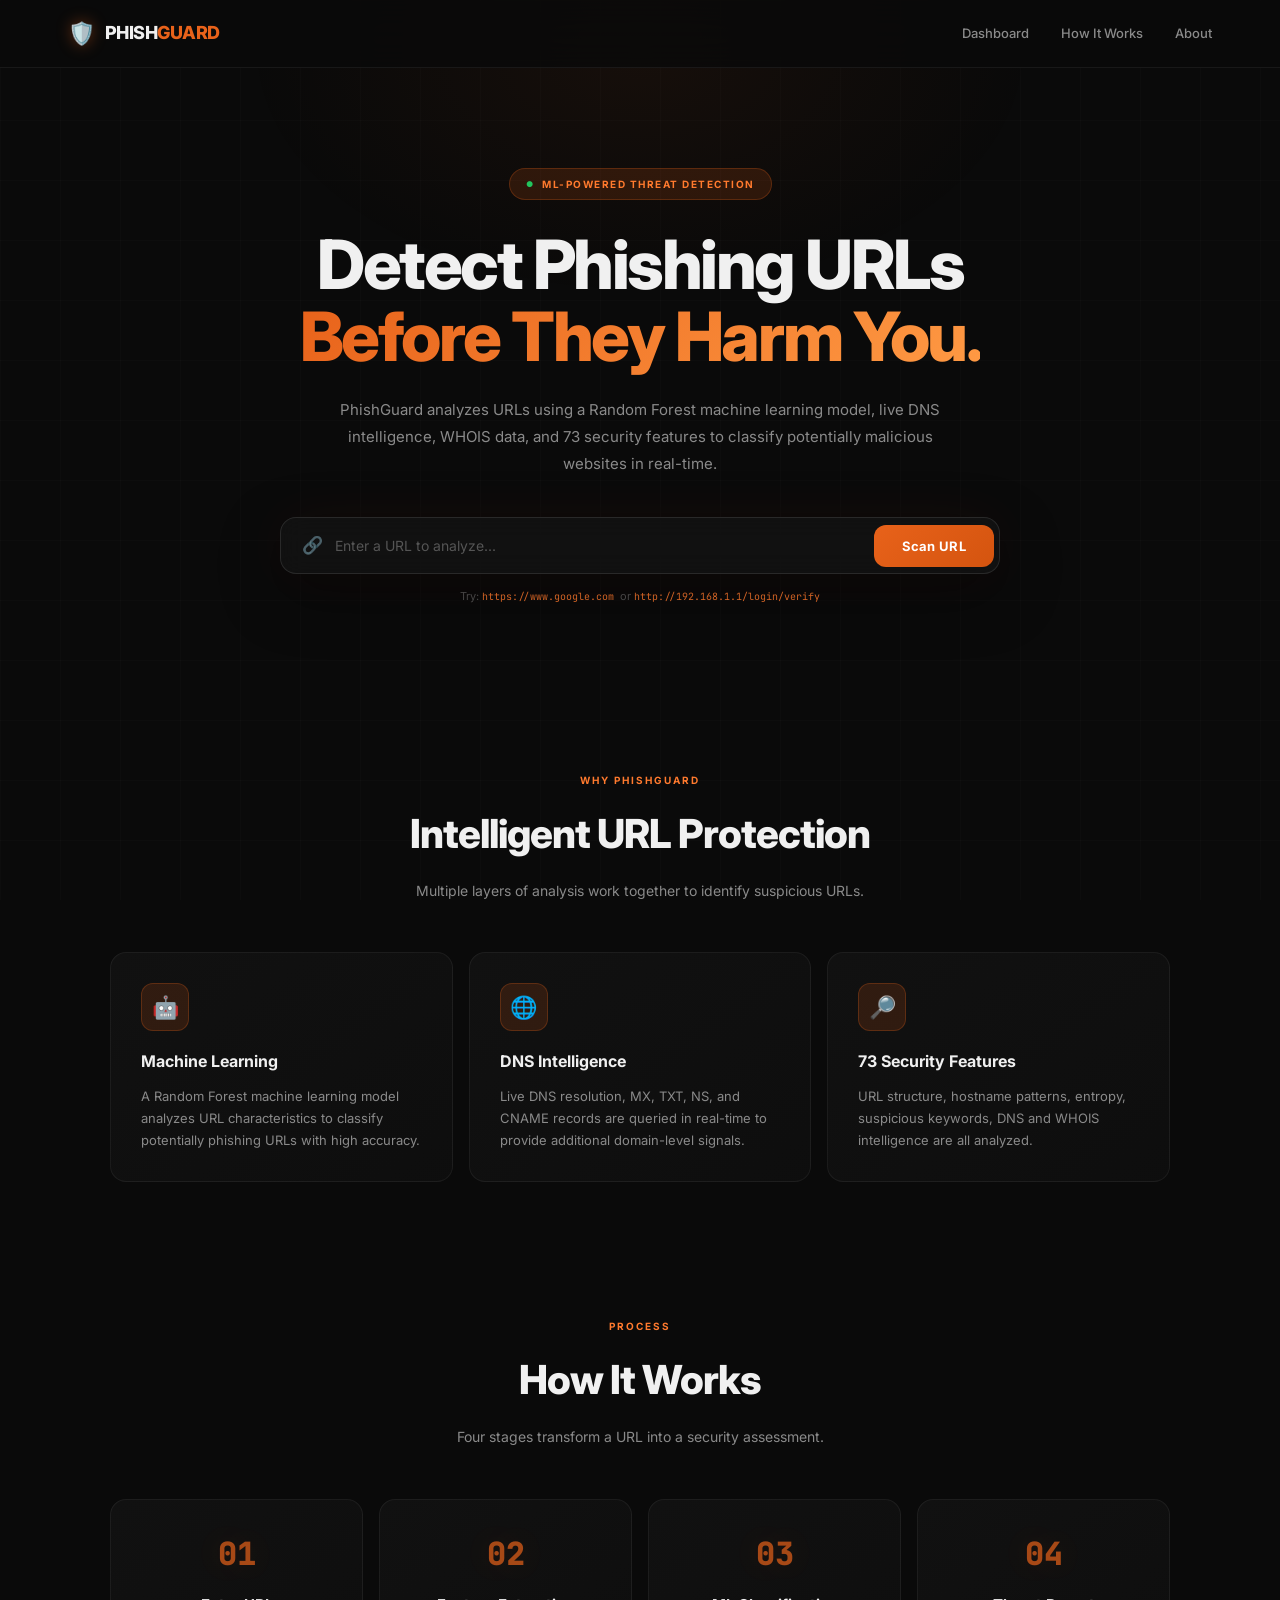
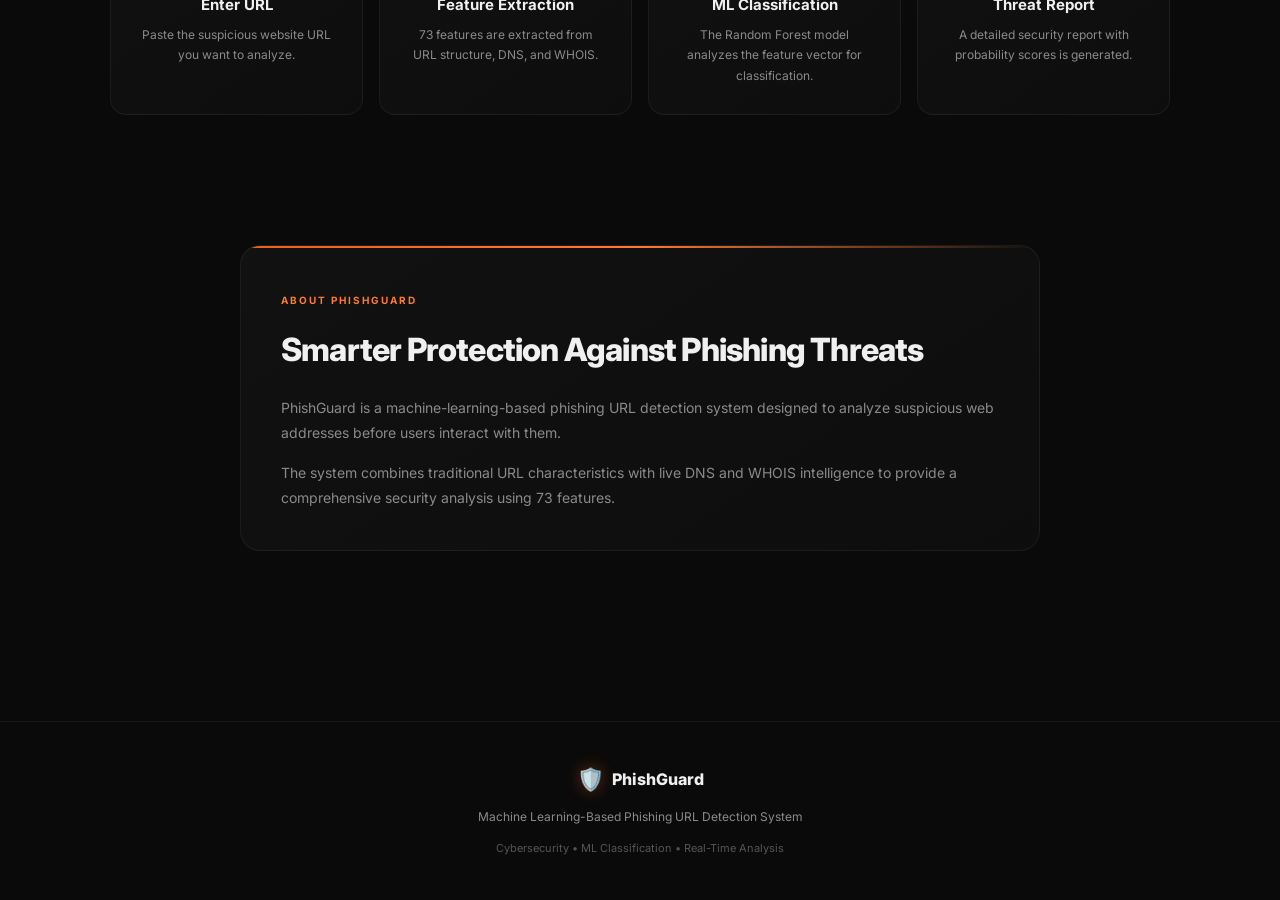
<file: website/index.html>
<!DOCTYPE html>
<html lang="en">

<head>

    <meta charset="UTF-8">

    <meta
        name="viewport"
        content="width=device-width, initial-scale=1.0"
    >

    <title>PhishGuard — ML-Based Phishing URL Detection</title>

    <meta
        name="description"
        content="PhishGuard uses machine learning to analyze URL characteristics, DNS intelligence, and WHOIS data to detect phishing URLs and protect users from suspicious links."
    >

    <link
        rel="stylesheet"
        href="style.css"
    >

</head>


<body>


    <!-- =====================================================
         NAVIGATION BAR
         ===================================================== -->

    <nav class="navbar">

        <div class="nav-container">

            <div class="logo">

                <span class="logo-icon">🛡️</span>

                <span>PHISH<span style="color: #e8621a;">GUARD</span></span>

            </div>


            <div class="nav-links">

                <a href="#home">Dashboard</a>

                <a href="#how-it-works">
                    How It Works
                </a>

                <a href="#about">
                    About
                </a>

            </div>

        </div>

    </nav>



    <!-- =====================================================
         HERO SECTION
         ===================================================== -->

    <section
        id="home"
        class="hero"
    >

        <div class="hero-content">

            <div class="hero-badge">

                <span>●</span>

                ML-POWERED THREAT DETECTION

            </div>


            <h1>

                Detect Phishing URLs
                <br>

                <span>Before They Harm You.</span>

            </h1>


            <p class="hero-description">

                PhishGuard analyzes URLs using a Random Forest
                machine learning model, live DNS intelligence,
                WHOIS data, and 73 security features to classify
                potentially malicious websites in real-time.

            </p>



            <!-- =================================================
                 URL SCANNER
                 ================================================= -->

            <div class="scanner">

                <div class="scanner-input">

                    <span class="input-icon">🔗</span>

                    <input
                        type="text"
                        id="urlInput"
                        placeholder="Enter a URL to analyze..."
                        autocomplete="off"
                    >

                </div>


                <button id="scanButton">

                    Scan URL

                </button>

            </div>


            <p class="example-url">

                Try:
                <span>
                    https://www.google.com
                </span>
                or
                <span>
                    http://192.168.1.1/login/verify
                </span>

            </p>


        </div>

    </section>



    <!-- =====================================================
         RESULT SECTION
         ===================================================== -->

    <section class="result-section">

        <div
            id="resultCard"
            class="result-card"
        >


            <!-- RESULT HEADER -->

            <div class="result-header">

                <div
                    id="resultIcon"
                    class="result-icon"
                >
                    🔍
                </div>


                <div class="result-heading">

                    <h2 id="resultTitle">
                        Scan a URL
                    </h2>

                    <p id="resultURL">
                        Enter a URL above to begin analysis.
                    </p>

                </div>

            </div>



            <!-- =================================================
                 PROBABILITY BOXES
                 ================================================= -->

            <div class="probability-grid">


                <div class="probability-box legitimate-box">

                    <span class="probability-label">

                        Legitimate Probability

                    </span>

                    <strong id="legitimateProbability">

                        --

                    </strong>

                </div>



                <div class="probability-box phishing-box">

                    <span class="probability-label">

                        Phishing Probability

                    </span>

                    <strong id="phishingProbability">

                        --

                    </strong>

                </div>


            </div>



            <!-- RESULT MESSAGE -->

            <p
                id="resultMessage"
                class="result-message"
            >

                Enter a URL and click Scan URL
                to analyze it.

            </p>



            <!-- =================================================
                 SECURITY ANALYSIS
                 ================================================= -->

            <div class="security-analysis">


                <div class="analysis-title">

                    <span>
                        SECURITY ANALYSIS
                    </span>

                    <small>
                        73 FEATURES
                    </small>

                </div>



                <div class="analysis-grid">


                    <div class="analysis-item">

                        <span class="analysis-icon">
                            •
                        </span>

                        <span>
                            URL Structure
                        </span>

                    </div>



                    <div class="analysis-item">

                        <span class="analysis-icon">
                            •
                        </span>

                        <span>
                            Domain Structure
                        </span>

                    </div>



                    <div class="analysis-item">

                        <span class="analysis-icon">
                            •
                        </span>

                        <span>
                            HTTPS Usage
                        </span>

                    </div>



                    <div class="analysis-item">

                        <span class="analysis-icon">
                            •
                        </span>

                        <span>
                            Suspicious Keywords
                        </span>

                    </div>



                    <div class="analysis-item">

                        <span class="analysis-icon">
                            •
                        </span>

                        <span>
                            DNS Intelligence
                        </span>

                    </div>



                    <div class="analysis-item">

                        <span class="analysis-icon">
                            •
                        </span>

                        <span>
                            WHOIS Information
                        </span>

                    </div>


                </div>


            </div>



            <!-- =================================================
                 DOMAIN INTELLIGENCE
                 ================================================= -->

            <div
                id="domainIntelligence"
                class="domain-intelligence"
            >


                <div class="domain-intelligence-header">

                    <div>

                        <span class="domain-label">

                            DOMAIN INTELLIGENCE

                        </span>

                        <h3>

                            Technical Analysis

                        </h3>

                    </div>


                    <span class="live-badge">

                        LIVE

                    </span>

                </div>



                <!-- DOMAIN INFORMATION -->

                <div class="intelligence-section">


                    <div class="intelligence-section-title">

                        <span class="section-dot"></span>

                        Domain Information

                    </div>



                    <div class="intelligence-grid">


                        <div class="intelligence-item">

                            <span class="intelligence-name">

                                Hostname

                            </span>

                            <span
                                id="infoHostname"
                                class="intelligence-value"
                            >
                                --
                            </span>

                        </div>



                        <div class="intelligence-item">

                            <span class="intelligence-name">

                                URL Length

                            </span>

                            <span
                                id="infoURLLength"
                                class="intelligence-value"
                            >
                                --
                            </span>

                        </div>



                        <div class="intelligence-item">

                            <span class="intelligence-name">

                                Path Length

                            </span>

                            <span
                                id="infoPathLength"
                                class="intelligence-value"
                            >
                                --
                            </span>

                        </div>



                        <div class="intelligence-item">

                            <span class="intelligence-name">

                                Query Length

                            </span>

                            <span
                                id="infoQueryLength"
                                class="intelligence-value"
                            >
                                --
                            </span>

                        </div>



                        <div class="intelligence-item">

                            <span class="intelligence-name">

                                Subdomains

                            </span>

                            <span
                                id="infoSubdomains"
                                class="intelligence-value"
                            >
                                --
                            </span>

                        </div>


                    </div>

                </div>



                <!-- DNS INFORMATION -->

                <div class="intelligence-section">


                    <div class="intelligence-section-title">

                        <span class="section-dot"></span>

                        DNS Intelligence

                    </div>



                    <div class="intelligence-grid">


                        <div class="intelligence-item">

                            <span class="intelligence-name">

                                DNS Resolution

                            </span>

                            <span
                                id="infoDNS"
                                class="intelligence-value status-value"
                            >
                                --
                            </span>

                        </div>



                        <div class="intelligence-item">

                            <span class="intelligence-name">

                                MX Record

                            </span>

                            <span
                                id="infoMX"
                                class="intelligence-value status-value"
                            >
                                --
                            </span>

                        </div>



                        <div class="intelligence-item">

                            <span class="intelligence-name">

                                TXT Record

                            </span>

                            <span
                                id="infoTXT"
                                class="intelligence-value status-value"
                            >
                                --
                            </span>

                        </div>



                        <div class="intelligence-item">

                            <span class="intelligence-name">

                                NS Record

                            </span>

                            <span
                                id="infoNS"
                                class="intelligence-value status-value"
                            >
                                --
                            </span>

                        </div>



                        <div class="intelligence-item">

                            <span class="intelligence-name">

                                IP Addresses

                            </span>

                            <span
                                id="infoIPCount"
                                class="intelligence-value"
                            >
                                --
                            </span>

                        </div>



                        <div class="intelligence-item">

                            <span class="intelligence-name">

                                CNAME Records

                            </span>

                            <span
                                id="infoCNAME"
                                class="intelligence-value"
                            >
                                --
                            </span>

                        </div>


                    </div>

                </div>



                <!-- WHOIS INFORMATION -->

                <div class="intelligence-section">


                    <div class="intelligence-section-title">

                        <span class="section-dot"></span>

                        WHOIS Information

                    </div>



                    <div class="intelligence-grid">


                        <div class="intelligence-item">

                            <span class="intelligence-name">

                                Domain Age

                            </span>

                            <span
                                id="infoDomainAge"
                                class="intelligence-value"
                            >
                                --
                            </span>

                        </div>



                        <div class="intelligence-item">

                            <span class="intelligence-name">

                                Recent Domain

                            </span>

                            <span
                                id="infoRecentDomain"
                                class="intelligence-value status-value"
                            >
                                --
                            </span>

                        </div>



                        <div class="intelligence-item">

                            <span class="intelligence-name">

                                Registrar

                            </span>

                            <span
                                id="infoRegistrar"
                                class="intelligence-value status-value"
                            >
                                --
                            </span>

                        </div>



                        <div class="intelligence-item">

                            <span class="intelligence-name">

                                Name Servers

                            </span>

                            <span
                                id="infoNameServers"
                                class="intelligence-value"
                            >
                                --
                            </span>

                        </div>



                        <div class="intelligence-item">

                            <span class="intelligence-name">

                                Privacy Protected

                            </span>

                            <span
                                id="infoPrivacy"
                                class="intelligence-value status-value"
                            >
                                --
                            </span>

                        </div>


                    </div>

                </div>


            </div>


        </div>

    </section>



    <!-- =====================================================
         FEATURES
         ===================================================== -->

    <section class="features-section">


        <div class="section-heading">

            <span class="section-label">
                WHY PHISHGUARD
            </span>

            <h2>

                Intelligent URL Protection

            </h2>

            <p>

                Multiple layers of analysis work together
                to identify suspicious URLs.

            </p>

        </div>



        <div class="features-grid">


            <div class="feature-card">

                <div class="feature-icon">
                    🤖
                </div>

                <h3>
                    Machine Learning
                </h3>

                <p>

                    A Random Forest machine learning model
                    analyzes URL characteristics to classify
                    potentially phishing URLs with high accuracy.

                </p>

            </div>



            <div class="feature-card">

                <div class="feature-icon">
                    🌐
                </div>

                <h3>
                    DNS Intelligence
                </h3>

                <p>

                    Live DNS resolution, MX, TXT, NS, and CNAME
                    records are queried in real-time to provide
                    additional domain-level signals.

                </p>

            </div>



            <div class="feature-card">

                <div class="feature-icon">
                    🔎
                </div>

                <h3>
                    73 Security Features
                </h3>

                <p>

                    URL structure, hostname patterns, entropy,
                    suspicious keywords, DNS and WHOIS
                    intelligence are all analyzed.

                </p>

            </div>


        </div>

    </section>



    <!-- =====================================================
         HOW IT WORKS
         ===================================================== -->

    <section
        id="how-it-works"
        class="how-section"
    >


        <div class="section-heading">

            <span class="section-label">
                PROCESS
            </span>

            <h2>
                How It Works
            </h2>

            <p>

                Four stages transform a URL
                into a security assessment.

            </p>

        </div>



        <div class="steps-grid">


            <div class="step-card">

                <div class="step-number">
                    01
                </div>

                <h3>
                    Enter URL
                </h3>

                <p>
                    Paste the suspicious website URL you want to analyze.
                </p>

            </div>



            <div class="step-card">

                <div class="step-number">
                    02
                </div>

                <h3>
                    Feature Extraction
                </h3>

                <p>
                    73 features are extracted from URL structure, DNS, and WHOIS.
                </p>

            </div>



            <div class="step-card">

                <div class="step-number">
                    03
                </div>

                <h3>
                    ML Classification
                </h3>

                <p>
                    The Random Forest model analyzes
                    the feature vector for classification.
                </p>

            </div>



            <div class="step-card">

                <div class="step-number">
                    04
                </div>

                <h3>
                    Threat Report
                </h3>

                <p>
                    A detailed security report with probability scores is generated.
                </p>

            </div>


        </div>

    </section>



    <!-- =====================================================
         ABOUT
         ===================================================== -->

    <section
        id="about"
        class="about-section"
    >


        <div class="about-container">


            <div class="about-content">

                <span class="section-label">
                    ABOUT PHISHGUARD
                </span>

                <h2>
                    Smarter Protection Against
                    Phishing Threats
                </h2>

                <p>

                    PhishGuard is a machine-learning-based
                    phishing URL detection system designed
                    to analyze suspicious web addresses before
                    users interact with them.

                </p>

                <p>

                    The system combines traditional URL
                    characteristics with live DNS and WHOIS
                    intelligence to provide a comprehensive
                    security analysis using 73 features.

                </p>

            </div>


        </div>

    </section>



    <!-- =====================================================
         SCAN HISTORY
         ===================================================== -->

    <section class="history-section-wrapper">


        <div
            id="historySection"
            class="history-section"
        >


            <div class="history-header">


                <div>

                    <span class="history-label">
                        SCAN HISTORY
                    </span>

                    <h3>
                        Recent Scans
                    </h3>

                </div>


                <button
                    id="clearHistoryButton"
                    class="clear-history"
                >

                    Clear

                </button>


            </div>



            <div
                id="historyList"
                class="history-list"
            >

                <p class="empty-history">

                    No scans yet.

                </p>

            </div>


        </div>

    </section>



    <!-- =====================================================
         FOOTER
         ===================================================== -->

    <footer class="footer">


        <div class="footer-container">


            <div class="footer-brand">

                <span class="logo-icon">
                    🛡️
                </span>

                <strong>
                    PhishGuard
                </strong>

            </div>


            <p>

                Machine Learning-Based Phishing URL
                Detection System

            </p>


            <span class="footer-copy">

                Cybersecurity • ML Classification • Real-Time Analysis

            </span>


        </div>

    </footer>



    <!-- =====================================================
         JAVASCRIPT
         ===================================================== -->

    <script src="script.js"></script>


</body>

</html>
</file>
<file: website/style.css>
/* =========================================================
   PHISHGUARD - CYBERSECURITY DARK THEME
   Inspired by CY·FOCUS dashboard aesthetics
   ========================================================= */

@import url('https://fonts.googleapis.com/css2?family=Inter:wght@300;400;500;600;700;800;900&family=JetBrains+Mono:wght@400;500;600&display=swap');

/* =========================================================
   CSS VARIABLES
   ========================================================= */

:root {
    /* Core backgrounds */
    --bg-primary: #0a0a0a;
    --bg-secondary: #111111;
    --bg-card: #141414;
    --bg-card-hover: #1a1a1a;
    --bg-elevated: #1c1c1c;

    /* Orange/Amber accent palette */
    --accent-primary: #e8621a;
    --accent-secondary: #ff7a2e;
    --accent-glow: rgba(232, 98, 26, 0.15);
    --accent-glow-strong: rgba(232, 98, 26, 0.3);
    --accent-border: rgba(232, 98, 26, 0.25);

    /* Status colors */
    --color-safe: #22c55e;
    --color-safe-glow: rgba(34, 197, 94, 0.12);
    --color-danger: #ef4444;
    --color-danger-glow: rgba(239, 68, 68, 0.12);
    --color-warning: #f59e0b;
    --color-warning-glow: rgba(245, 158, 11, 0.12);

    /* Text colors */
    --text-primary: #f0f0f0;
    --text-secondary: #8a8a8a;
    --text-muted: #555555;
    --text-accent: #e8621a;

    /* Borders */
    --border-subtle: rgba(255, 255, 255, 0.06);
    --border-medium: rgba(255, 255, 255, 0.1);
    --border-accent: rgba(232, 98, 26, 0.2);

    /* Misc */
    --radius-sm: 8px;
    --radius-md: 12px;
    --radius-lg: 16px;
    --radius-xl: 20px;
    --shadow-glow: 0 0 60px rgba(232, 98, 26, 0.06);
    --transition-fast: 0.2s cubic-bezier(0.4, 0, 0.2, 1);
    --transition-smooth: 0.35s cubic-bezier(0.4, 0, 0.2, 1);
}

/* =========================================================
   RESET & BASE
   ========================================================= */

* {
    margin: 0;
    padding: 0;
    box-sizing: border-box;
}

html {
    scroll-behavior: smooth;
}

body {
    font-family: 'Inter', -apple-system, BlinkMacSystemFont, 'Segoe UI', sans-serif;
    background: var(--bg-primary);
    color: var(--text-primary);
    line-height: 1.6;
    min-height: 100vh;
    overflow-x: hidden;
    position: relative;
}

/* Subtle grid pattern overlay */
body::before {
    content: '';
    position: fixed;
    top: 0;
    left: 0;
    width: 100%;
    height: 100%;
    background-image:
        linear-gradient(rgba(255,255,255,0.015) 1px, transparent 1px),
        linear-gradient(90deg, rgba(255,255,255,0.015) 1px, transparent 1px);
    background-size: 60px 60px;
    pointer-events: none;
    z-index: 0;
}

/* Top ambient glow */
body::after {
    content: '';
    position: fixed;
    top: -200px;
    left: 50%;
    transform: translateX(-50%);
    width: 800px;
    height: 500px;
    background: radial-gradient(ellipse, rgba(232, 98, 26, 0.06) 0%, transparent 70%);
    pointer-events: none;
    z-index: 0;
}

/* =========================================================
   NAVBAR
   ========================================================= */

.navbar {
    position: sticky;
    top: 0;
    z-index: 1000;
    background: rgba(10, 10, 10, 0.85);
    backdrop-filter: blur(24px);
    -webkit-backdrop-filter: blur(24px);
    border-bottom: 1px solid var(--border-subtle);
}

.nav-container {
    max-width: 1200px;
    margin: auto;
    padding: 16px 28px;
    display: flex;
    justify-content: space-between;
    align-items: center;
    position: relative;
    z-index: 1;
}

.logo {
    display: flex;
    align-items: center;
    gap: 10px;
    font-size: 18px;
    font-weight: 800;
    color: var(--text-primary);
    letter-spacing: -0.5px;
}

.logo-icon {
    font-size: 22px;
    filter: drop-shadow(0 0 8px rgba(232, 98, 26, 0.4));
}

.nav-links {
    display: flex;
    gap: 32px;
}

.nav-links a {
    color: var(--text-secondary);
    text-decoration: none;
    font-size: 13px;
    font-weight: 500;
    transition: var(--transition-fast);
    position: relative;
}

.nav-links a::after {
    content: '';
    position: absolute;
    bottom: -4px;
    left: 0;
    width: 0;
    height: 2px;
    background: var(--accent-primary);
    border-radius: 1px;
    transition: var(--transition-smooth);
}

.nav-links a:hover {
    color: var(--accent-secondary);
}

.nav-links a:hover::after {
    width: 100%;
}

/* =========================================================
   HERO
   ========================================================= */

.hero {
    padding: 100px 20px 70px;
    text-align: center;
    position: relative;
    z-index: 1;
}

.hero-content {
    max-width: 850px;
    margin: auto;
}

.hero-badge {
    display: inline-flex;
    align-items: center;
    gap: 8px;
    padding: 7px 16px;
    border-radius: 24px;
    border: 1px solid var(--accent-border);
    background: var(--accent-glow);
    color: var(--accent-secondary);
    font-size: 10px;
    font-weight: 700;
    letter-spacing: 1.5px;
    margin-bottom: 28px;
    text-transform: uppercase;
}

.hero-badge span {
    color: var(--color-safe);
    font-size: 8px;
    animation: pulse-dot 2s ease-in-out infinite;
}

@keyframes pulse-dot {
    0%, 100% { opacity: 1; }
    50% { opacity: 0.3; }
}

.hero h1 {
    font-size: clamp(40px, 6vw, 68px);
    line-height: 1.06;
    letter-spacing: -2.5px;
    color: var(--text-primary);
    margin-bottom: 24px;
    font-weight: 800;
}

.hero h1 span {
    background: linear-gradient(135deg, #e8621a, #ff9a44);
    -webkit-background-clip: text;
    -webkit-text-fill-color: transparent;
    background-clip: text;
}

.hero-description {
    max-width: 640px;
    margin: 0 auto;
    color: var(--text-secondary);
    font-size: 15px;
    line-height: 1.8;
}

/* =========================================================
   SCANNER
   ========================================================= */

.scanner {
    max-width: 720px;
    margin: 40px auto 14px;
    padding: 5px;
    display: flex;
    align-items: center;
    gap: 6px;
    border: 1px solid var(--border-medium);
    border-radius: var(--radius-lg);
    background: rgba(20, 20, 20, 0.7);
    backdrop-filter: blur(12px);
    box-shadow: 0 20px 60px rgba(0, 0, 0, 0.4), var(--shadow-glow);
    transition: var(--transition-smooth);
    position: relative;
    overflow: hidden;
}

.scanner:focus-within {
    border-color: var(--accent-border);
    box-shadow: 0 20px 60px rgba(0, 0, 0, 0.4), 0 0 40px rgba(232, 98, 26, 0.08);
}

.scanner-input {
    flex: 1;
    display: flex;
    align-items: center;
    gap: 12px;
    padding: 0 16px;
}

.input-icon {
    font-size: 17px;
    opacity: 0.5;
}

.scanner input {
    width: 100%;
    border: none;
    outline: none;
    background: transparent;
    color: var(--text-primary);
    font-size: 14px;
    font-family: 'Inter', sans-serif;
    padding: 14px 0;
}

.scanner input::placeholder {
    color: var(--text-muted);
}

.scanner button {
    border: none;
    outline: none;
    padding: 13px 28px;
    border-radius: var(--radius-md);
    background: linear-gradient(135deg, #e8621a, #d4540f);
    color: white;
    font-size: 13px;
    font-weight: 700;
    font-family: 'Inter', sans-serif;
    cursor: pointer;
    transition: var(--transition-smooth);
    white-space: nowrap;
    letter-spacing: 0.3px;
}

.scanner button:hover {
    transform: translateY(-1px);
    box-shadow: 0 8px 30px rgba(232, 98, 26, 0.3);
    background: linear-gradient(135deg, #ff7a2e, #e8621a);
}

.scanner button:disabled {
    position: relative;
    overflow: hidden;
    opacity: 0.85;
    cursor: not-allowed;
    transform: none;
}

.scanner button:disabled::after {
    content: '';
    position: absolute;
    left: 0;
    bottom: 0;
    width: 100%;
    height: 3px;
    border-radius: 0 0 11px 11px;
    background: rgba(255, 255, 255, 0.7);
    animation: scanProgress 1.5s infinite ease-in-out;
}

@keyframes scanProgress {
    0% { transform: translateX(-100%); }
    50% { transform: translateX(0); }
    100% { transform: translateX(100%); }
}

.example-url {
    color: var(--text-muted);
    font-size: 11px;
}

.example-url span {
    color: var(--accent-secondary);
    font-family: 'JetBrains Mono', monospace;
    font-size: 10px;
}

/* =========================================================
   RESULT SECTION
   ========================================================= */

.result-section {
    max-width: 920px;
    margin: auto;
    padding: 0 20px;
    position: relative;
    z-index: 1;
}

.result-card {
    display: none;
    padding: 32px;
    border-radius: var(--radius-xl);
    background: linear-gradient(145deg, rgba(20, 20, 20, 0.9), rgba(14, 14, 14, 0.95));
    border: 1px solid var(--border-subtle);
    box-shadow: 0 25px 80px rgba(0, 0, 0, 0.5);
    backdrop-filter: blur(10px);
}

.result-card.show {
    display: block;
    animation: resultSlideIn 0.45s cubic-bezier(0.16, 1, 0.3, 1);
}

@keyframes resultSlideIn {
    from {
        opacity: 0;
        transform: translateY(20px) scale(0.98);
    }
    to {
        opacity: 1;
        transform: translateY(0) scale(1);
    }
}

.result-card.legitimate {
    border-color: rgba(34, 197, 94, 0.2);
    box-shadow: 0 25px 80px rgba(0, 0, 0, 0.5), 0 0 60px rgba(34, 197, 94, 0.04);
}

.result-card.phishing {
    border-color: rgba(239, 68, 68, 0.25);
    box-shadow: 0 25px 80px rgba(0, 0, 0, 0.5), 0 0 60px rgba(239, 68, 68, 0.04);
}

.result-card.error {
    border-color: rgba(245, 158, 11, 0.2);
}

/* =========================================================
   RESULT HEADER
   ========================================================= */

.result-header {
    display: flex;
    align-items: center;
    gap: 16px;
    margin-bottom: 28px;
}

.result-icon {
    width: 54px;
    height: 54px;
    border-radius: var(--radius-md);
    display: flex;
    align-items: center;
    justify-content: center;
    font-size: 24px;
    background: rgba(255, 255, 255, 0.04);
    border: 1px solid var(--border-subtle);
    transition: var(--transition-smooth);
}

.result-card.legitimate .result-icon {
    background: var(--color-safe-glow);
    border-color: rgba(34, 197, 94, 0.2);
    box-shadow: 0 0 20px rgba(34, 197, 94, 0.08);
}

.result-card.phishing .result-icon {
    background: var(--color-danger-glow);
    border-color: rgba(239, 68, 68, 0.2);
    box-shadow: 0 0 20px rgba(239, 68, 68, 0.08);
}

.result-heading h2 {
    font-size: 21px;
    color: var(--text-primary);
    margin-bottom: 3px;
    font-weight: 700;
}

.result-heading p {
    font-size: 11px;
    color: var(--text-muted);
    word-break: break-all;
    font-family: 'JetBrains Mono', monospace;
}

/* =========================================================
   PROBABILITY BOXES
   ========================================================= */

.probability-grid {
    display: grid;
    grid-template-columns: repeat(2, 1fr);
    gap: 14px;
}

.probability-box {
    padding: 20px;
    border-radius: var(--radius-md);
    background: rgba(255, 255, 255, 0.02);
    border: 1px solid var(--border-subtle);
    transition: var(--transition-fast);
}

.probability-box:hover {
    background: rgba(255, 255, 255, 0.035);
    border-color: var(--border-medium);
}

.probability-label {
    display: block;
    color: var(--text-secondary);
    font-size: 10px;
    font-weight: 600;
    letter-spacing: 0.8px;
    text-transform: uppercase;
    margin-bottom: 8px;
}

.probability-box strong {
    font-size: 28px;
    color: var(--text-primary);
    font-weight: 800;
    font-family: 'JetBrains Mono', monospace;
}

.legitimate-box strong {
    color: var(--color-safe);
    text-shadow: 0 0 20px rgba(34, 197, 94, 0.2);
}

.phishing-box strong {
    color: var(--color-danger);
    text-shadow: 0 0 20px rgba(239, 68, 68, 0.2);
}

.result-message {
    margin-top: 20px;
    color: var(--text-secondary);
    font-size: 13px;
    line-height: 1.6;
    padding: 14px 18px;
    background: rgba(255, 255, 255, 0.02);
    border-radius: var(--radius-sm);
    border-left: 3px solid var(--accent-primary);
}

/* =========================================================
   SECURITY ANALYSIS
   ========================================================= */

.security-analysis {
    margin-top: 28px;
    padding-top: 24px;
    border-top: 1px solid var(--border-subtle);
}

.analysis-title {
    display: flex;
    justify-content: space-between;
    align-items: center;
    margin-bottom: 16px;
}

.analysis-title span {
    color: var(--text-primary);
    font-size: 12px;
    font-weight: 700;
    letter-spacing: 1.2px;
}

.analysis-title small {
    color: var(--accent-secondary);
    font-size: 10px;
    font-weight: 700;
    letter-spacing: 1px;
    padding: 5px 12px;
    border-radius: var(--radius-sm);
    background: var(--accent-glow);
    border: 1px solid var(--accent-border);
}

.analysis-grid {
    display: grid;
    grid-template-columns: repeat(3, 1fr);
    gap: 10px;
}

.analysis-item {
    display: flex;
    align-items: center;
    gap: 10px;
    padding: 12px 14px;
    border-radius: var(--radius-sm);
    background: rgba(255, 255, 255, 0.02);
    border: 1px solid var(--border-subtle);
    color: var(--text-secondary);
    font-size: 11px;
    font-weight: 500;
    transition: var(--transition-fast);
}

.analysis-item:hover {
    background: var(--accent-glow);
    border-color: var(--accent-border);
    color: var(--text-primary);
}

.analysis-icon {
    width: 22px;
    height: 22px;
    min-width: 22px;
    display: flex;
    align-items: center;
    justify-content: center;
    border-radius: 50%;
    color: var(--text-muted);
    background: rgba(255, 255, 255, 0.04);
    font-size: 11px;
    font-weight: 700;
    transition: var(--transition-fast);
}

/* =========================================================
   DOMAIN INTELLIGENCE
   ========================================================= */

.domain-intelligence {
    display: none;
    margin-top: 24px;
    padding: 28px;
    border-radius: var(--radius-xl);
    background: linear-gradient(145deg, rgba(20, 20, 20, 0.9), rgba(14, 14, 14, 0.95));
    border: 1px solid var(--border-subtle);
    box-shadow: 0 25px 80px rgba(0, 0, 0, 0.5);
    backdrop-filter: blur(10px);
}

.domain-intelligence-header {
    display: flex;
    justify-content: space-between;
    align-items: flex-start;
    margin-bottom: 24px;
}

.domain-label {
    display: block;
    color: var(--accent-secondary);
    font-size: 10px;
    font-weight: 700;
    letter-spacing: 1.5px;
    margin-bottom: 6px;
    text-transform: uppercase;
}

.domain-intelligence-header h3 {
    color: var(--text-primary);
    font-size: 20px;
    font-weight: 700;
}

.live-badge {
    display: inline-flex;
    align-items: center;
    gap: 6px;
    padding: 5px 14px;
    border-radius: 20px;
    font-size: 10px;
    font-weight: 700;
    letter-spacing: 1.5px;
    color: var(--color-safe);
    background: var(--color-safe-glow);
    border: 1px solid rgba(34, 197, 94, 0.2);
    position: relative;
}

.live-badge::before {
    content: '';
    width: 6px;
    height: 6px;
    border-radius: 50%;
    background: var(--color-safe);
    animation: live-pulse 2s ease-in-out infinite;
    box-shadow: 0 0 8px rgba(34, 197, 94, 0.5);
}

@keyframes live-pulse {
    0%, 100% { opacity: 1; transform: scale(1); }
    50% { opacity: 0.4; transform: scale(0.8); }
}

.intelligence-section {
    margin-bottom: 24px;
}

.intelligence-section:last-child {
    margin-bottom: 0;
}

.intelligence-section-title {
    display: flex;
    align-items: center;
    gap: 10px;
    color: var(--text-primary);
    font-size: 13px;
    font-weight: 600;
    margin-bottom: 14px;
    padding-bottom: 10px;
    border-bottom: 1px solid var(--border-subtle);
}

.section-dot {
    width: 8px;
    height: 8px;
    border-radius: 50%;
    background: var(--accent-primary);
    box-shadow: 0 0 10px rgba(232, 98, 26, 0.4);
}

.intelligence-grid {
    display: grid;
    grid-template-columns: repeat(auto-fill, minmax(200px, 1fr));
    gap: 10px;
}

.intelligence-item {
    display: flex;
    justify-content: space-between;
    align-items: center;
    padding: 12px 16px;
    border-radius: var(--radius-sm);
    background: rgba(255, 255, 255, 0.02);
    border: 1px solid var(--border-subtle);
    transition: var(--transition-fast);
}

.intelligence-item:hover {
    background: rgba(255, 255, 255, 0.04);
    border-color: var(--border-medium);
}

.intelligence-name {
    color: var(--text-secondary);
    font-size: 11px;
    font-weight: 500;
}

.intelligence-value {
    color: var(--text-primary);
    font-size: 12px;
    font-weight: 600;
    font-family: 'JetBrains Mono', monospace;
}

.status-value {
    font-weight: 700;
    font-size: 11px;
    letter-spacing: 0.5px;
}

/* =========================================================
   FEATURES SECTION
   ========================================================= */

.features-section {
    max-width: 1100px;
    margin: auto;
    padding: 90px 20px;
    position: relative;
    z-index: 1;
}

.section-heading {
    text-align: center;
    margin-bottom: 50px;
}

.section-label {
    display: inline-block;
    color: var(--accent-secondary);
    font-size: 10px;
    font-weight: 700;
    letter-spacing: 2px;
    margin-bottom: 14px;
    text-transform: uppercase;
}

.section-heading h2 {
    font-size: clamp(28px, 4vw, 40px);
    color: var(--text-primary);
    letter-spacing: -1px;
    margin-bottom: 14px;
    font-weight: 800;
}

.section-heading p {
    color: var(--text-secondary);
    font-size: 14px;
    max-width: 500px;
    margin: 0 auto;
}

.features-grid {
    display: grid;
    grid-template-columns: repeat(3, 1fr);
    gap: 16px;
}

.feature-card {
    padding: 30px;
    border-radius: var(--radius-lg);
    background: linear-gradient(145deg, rgba(20, 20, 20, 0.8), rgba(14, 14, 14, 0.9));
    border: 1px solid var(--border-subtle);
    transition: var(--transition-smooth);
    position: relative;
    overflow: hidden;
}

.feature-card::before {
    content: '';
    position: absolute;
    top: 0;
    left: 0;
    right: 0;
    height: 2px;
    background: linear-gradient(90deg, transparent, var(--accent-primary), transparent);
    opacity: 0;
    transition: var(--transition-smooth);
}

.feature-card:hover {
    border-color: var(--accent-border);
    transform: translateY(-4px);
    box-shadow: 0 20px 60px rgba(0, 0, 0, 0.4), 0 0 40px rgba(232, 98, 26, 0.05);
}

.feature-card:hover::before {
    opacity: 1;
}

.feature-icon {
    width: 48px;
    height: 48px;
    display: flex;
    align-items: center;
    justify-content: center;
    border-radius: var(--radius-md);
    background: var(--accent-glow);
    border: 1px solid var(--accent-border);
    font-size: 22px;
    margin-bottom: 18px;
}

.feature-card h3 {
    font-size: 16px;
    color: var(--text-primary);
    margin-bottom: 10px;
    font-weight: 700;
}

.feature-card p {
    color: var(--text-secondary);
    font-size: 13px;
    line-height: 1.7;
}

/* =========================================================
   HOW IT WORKS
   ========================================================= */

.how-section {
    max-width: 1100px;
    margin: auto;
    padding: 40px 20px 90px;
    position: relative;
    z-index: 1;
}

.steps-grid {
    display: grid;
    grid-template-columns: repeat(4, 1fr);
    gap: 16px;
}

.step-card {
    padding: 28px;
    border-radius: var(--radius-lg);
    background: linear-gradient(145deg, rgba(20, 20, 20, 0.8), rgba(14, 14, 14, 0.9));
    border: 1px solid var(--border-subtle);
    transition: var(--transition-smooth);
    text-align: center;
    position: relative;
}

.step-card:hover {
    border-color: var(--accent-border);
    transform: translateY(-3px);
    box-shadow: 0 15px 40px rgba(0, 0, 0, 0.3);
}

.step-number {
    font-size: 32px;
    font-weight: 900;
    color: var(--accent-primary);
    margin-bottom: 14px;
    font-family: 'JetBrains Mono', monospace;
    opacity: 0.7;
    text-shadow: 0 0 30px rgba(232, 98, 26, 0.2);
}

.step-card h3 {
    font-size: 15px;
    color: var(--text-primary);
    margin-bottom: 8px;
    font-weight: 700;
}

.step-card p {
    color: var(--text-secondary);
    font-size: 12px;
    line-height: 1.7;
}

/* =========================================================
   ABOUT SECTION
   ========================================================= */

.about-section {
    max-width: 1100px;
    margin: auto;
    padding: 40px 20px 90px;
    position: relative;
    z-index: 1;
}

.about-container {
    max-width: 800px;
    margin: 0 auto;
}

.about-content {
    padding: 40px;
    border-radius: var(--radius-xl);
    background: linear-gradient(145deg, rgba(20, 20, 20, 0.8), rgba(14, 14, 14, 0.9));
    border: 1px solid var(--border-subtle);
    position: relative;
    overflow: hidden;
}

.about-content::before {
    content: '';
    position: absolute;
    top: 0;
    left: 0;
    right: 0;
    height: 2px;
    background: linear-gradient(90deg, var(--accent-primary), var(--accent-secondary), transparent);
}

.about-content .section-label {
    margin-bottom: 16px;
}

.about-content h2 {
    font-size: clamp(24px, 3vw, 32px);
    color: var(--text-primary);
    letter-spacing: -0.8px;
    margin-bottom: 20px;
    font-weight: 800;
}

.about-content p {
    color: var(--text-secondary);
    font-size: 14px;
    line-height: 1.8;
    margin-bottom: 14px;
}

.about-content p:last-child {
    margin-bottom: 0;
}

/* =========================================================
   SCAN HISTORY
   ========================================================= */

.history-section-wrapper {
    max-width: 920px;
    margin: auto;
    padding: 0 20px 80px;
    position: relative;
    z-index: 1;
}

.history-section {
    display: none;
    padding: 28px;
    border-radius: var(--radius-xl);
    background: linear-gradient(145deg, rgba(20, 20, 20, 0.9), rgba(14, 14, 14, 0.95));
    border: 1px solid var(--border-subtle);
    box-shadow: 0 25px 80px rgba(0, 0, 0, 0.5);
    margin-top: 24px;
}

.history-header {
    display: flex;
    justify-content: space-between;
    align-items: center;
    margin-bottom: 18px;
}

.history-label {
    display: block;
    color: var(--accent-secondary);
    font-size: 10px;
    font-weight: 700;
    letter-spacing: 1.5px;
    margin-bottom: 4px;
    text-transform: uppercase;
}

.history-header h3 {
    color: var(--text-primary);
    font-size: 17px;
    font-weight: 700;
}

.clear-history {
    border: 1px solid var(--border-medium);
    outline: none;
    padding: 7px 18px;
    border-radius: var(--radius-sm);
    background: rgba(255, 255, 255, 0.03);
    color: var(--text-secondary);
    font-size: 11px;
    font-weight: 600;
    font-family: 'Inter', sans-serif;
    cursor: pointer;
    transition: var(--transition-fast);
}

.clear-history:hover {
    background: var(--color-danger-glow);
    border-color: rgba(239, 68, 68, 0.3);
    color: var(--color-danger);
}

.history-list {
    display: flex;
    flex-direction: column;
    gap: 8px;
}

.history-item {
    display: flex;
    justify-content: space-between;
    align-items: center;
    padding: 14px 16px;
    border-radius: var(--radius-sm);
    background: rgba(255, 255, 255, 0.02);
    border: 1px solid var(--border-subtle);
    transition: var(--transition-fast);
}

.history-item:hover {
    background: rgba(255, 255, 255, 0.04);
    border-color: var(--border-medium);
}

.history-main {
    display: flex;
    align-items: center;
    gap: 12px;
    min-width: 0;
    flex: 1;
}

.history-status {
    width: 28px;
    height: 28px;
    min-width: 28px;
    display: flex;
    align-items: center;
    justify-content: center;
    border-radius: 50%;
    font-size: 12px;
    font-weight: 700;
}

.history-status.legitimate {
    background: var(--color-safe-glow);
    color: var(--color-safe);
    border: 1px solid rgba(34, 197, 94, 0.2);
}

.history-status.phishing {
    background: var(--color-danger-glow);
    color: var(--color-danger);
    border: 1px solid rgba(239, 68, 68, 0.2);
}

.history-url {
    min-width: 0;
}

.history-url strong {
    display: block;
    font-size: 12px;
    color: var(--text-primary);
    font-weight: 600;
    white-space: nowrap;
    overflow: hidden;
    text-overflow: ellipsis;
    max-width: 400px;
}

.history-url small {
    color: var(--text-muted);
    font-size: 10px;
}

.history-probability {
    font-size: 13px;
    font-weight: 700;
    font-family: 'JetBrains Mono', monospace;
    color: var(--text-secondary);
    white-space: nowrap;
    padding-left: 12px;
}

.empty-history {
    text-align: center;
    color: var(--text-muted);
    font-size: 12px;
    padding: 24px;
}

/* =========================================================
   FOOTER
   ========================================================= */

.footer {
    border-top: 1px solid var(--border-subtle);
    padding: 40px 20px;
    text-align: center;
    position: relative;
    z-index: 1;
}

.footer-container {
    max-width: 1100px;
    margin: auto;
}

.footer-brand {
    display: inline-flex;
    align-items: center;
    gap: 8px;
    font-size: 16px;
    margin-bottom: 10px;
}

.footer-brand strong {
    font-weight: 800;
    color: var(--text-primary);
}

.footer p {
    color: var(--text-secondary);
    font-size: 12px;
    margin-bottom: 8px;
}

.footer-copy {
    color: var(--text-muted);
    font-size: 11px;
}

/* =========================================================
   RESPONSIVE
   ========================================================= */

@media (max-width: 768px) {
    .nav-links {
        display: none;
    }

    .scanner {
        flex-direction: column;
        padding: 10px;
    }

    .scanner-input {
        width: 100%;
    }

    .scanner button {
        width: 100%;
        padding: 14px;
    }

    .probability-grid {
        grid-template-columns: 1fr;
    }

    .analysis-grid {
        grid-template-columns: repeat(2, 1fr);
    }

    .features-grid {
        grid-template-columns: 1fr;
    }

    .steps-grid {
        grid-template-columns: repeat(2, 1fr);
    }

    .intelligence-grid {
        grid-template-columns: 1fr;
    }
}

@media (max-width: 480px) {
    .analysis-grid {
        grid-template-columns: 1fr;
    }

    .steps-grid {
        grid-template-columns: 1fr;
    }

    .hero h1 {
        letter-spacing: -1.5px;
    }
}

/* =========================================================
   SCROLLBAR
   ========================================================= */

::-webkit-scrollbar {
    width: 6px;
}

::-webkit-scrollbar-track {
    background: var(--bg-primary);
}

::-webkit-scrollbar-thumb {
    background: rgba(255, 255, 255, 0.1);
    border-radius: 3px;
}

::-webkit-scrollbar-thumb:hover {
    background: rgba(255, 255, 255, 0.18);
}

/* =========================================================
   SELECTION
   ========================================================= */

::selection {
    background: rgba(232, 98, 26, 0.3);
    color: #fff;
}

/* =========================================================
   SCANNING ANIMATION
   ========================================================= */

/* Scanner pulsing state while scanning */
.scanner.scanning {
    border-color: var(--accent-primary);
    box-shadow:
        0 20px 60px rgba(0, 0, 0, 0.4),
        0 0 40px rgba(232, 98, 26, 0.12),
        inset 0 0 30px rgba(232, 98, 26, 0.03);
    animation: scannerPulse 1.8s ease-in-out infinite;
}

@keyframes scannerPulse {
    0%, 100% {
        border-color: var(--accent-primary);
        box-shadow:
            0 20px 60px rgba(0, 0, 0, 0.4),
            0 0 30px rgba(232, 98, 26, 0.1);
    }
    50% {
        border-color: var(--accent-secondary);
        box-shadow:
            0 20px 60px rgba(0, 0, 0, 0.4),
            0 0 60px rgba(232, 98, 26, 0.18);
    }
}

/* Scanner sweep line */
.scanner.scanning::before {
    content: '';
    position: absolute;
    top: 0;
    left: -100%;
    width: 100%;
    height: 100%;
    background: linear-gradient(
        90deg,
        transparent,
        rgba(232, 98, 26, 0.06),
        rgba(232, 98, 26, 0.12),
        rgba(232, 98, 26, 0.06),
        transparent
    );
    border-radius: inherit;
    animation: scanSweep 2s ease-in-out infinite;
    pointer-events: none;
    z-index: 1;
}

@keyframes scanSweep {
    0% { left: -100%; }
    100% { left: 100%; }
}

/* Scan button text animation dots */
.scan-dots::after {
    content: '';
    animation: dotPulse 1.5s steps(4, end) infinite;
}

@keyframes dotPulse {
    0%   { content: ''; }
    25%  { content: '.'; }
    50%  { content: '..'; }
    75%  { content: '...'; }
    100% { content: ''; }
}

/* =========================================================
   RESULT REVEAL ANIMATIONS
   ========================================================= */

/* Main result card entrance */
.result-card.animate-in {
    animation: resultReveal 0.6s cubic-bezier(0.16, 1, 0.3, 1) forwards;
}

@keyframes resultReveal {
    from {
        opacity: 0;
        transform: translateY(30px) scale(0.96);
        filter: blur(4px);
    }
    to {
        opacity: 1;
        transform: translateY(0) scale(1);
        filter: blur(0);
    }
}

/* Staggered children animation */
.stagger-item {
    opacity: 0;
    transform: translateY(16px);
    transition: opacity 0.5s cubic-bezier(0.16, 1, 0.3, 1),
                transform 0.5s cubic-bezier(0.16, 1, 0.3, 1);
}

.stagger-item.visible {
    opacity: 1;
    transform: translateY(0);
}

/* Result icon entrance */
.result-icon.animate-pop {
    animation: iconPop 0.5s cubic-bezier(0.34, 1.56, 0.64, 1) forwards;
}

@keyframes iconPop {
    0% {
        opacity: 0;
        transform: scale(0.3) rotate(-15deg);
    }
    60% {
        transform: scale(1.15) rotate(3deg);
    }
    100% {
        opacity: 1;
        transform: scale(1) rotate(0);
    }
}

/* Probability box counter glow */
.probability-box.counting {
    position: relative;
}

.probability-box.counting::after {
    content: '';
    position: absolute;
    inset: 0;
    border-radius: inherit;
    opacity: 0;
    animation: counterGlow 0.8s ease-out forwards;
    pointer-events: none;
}

.legitimate-box.counting::after {
    box-shadow: inset 0 0 30px rgba(34, 197, 94, 0.08);
}

.phishing-box.counting::after {
    box-shadow: inset 0 0 30px rgba(239, 68, 68, 0.08);
}

@keyframes counterGlow {
    0% { opacity: 0; }
    50% { opacity: 1; }
    100% { opacity: 0; }
}

/* Analysis item staggered entrance */
.analysis-item.animate-slide {
    opacity: 0;
    transform: translateX(-12px);
    animation: slideInItem 0.4s cubic-bezier(0.16, 1, 0.3, 1) forwards;
}

@keyframes slideInItem {
    to {
        opacity: 1;
        transform: translateX(0);
    }
}

/* Domain intelligence card reveal */
.domain-intelligence.animate-in {
    animation: intelReveal 0.6s cubic-bezier(0.16, 1, 0.3, 1) forwards;
}

@keyframes intelReveal {
    from {
        opacity: 0;
        transform: translateY(24px);
        filter: blur(3px);
    }
    to {
        opacity: 1;
        transform: translateY(0);
        filter: blur(0);
    }
}

/* Intelligence item stagger */
.intelligence-item.animate-fade {
    opacity: 0;
    transform: translateY(8px);
    animation: fadeUpItem 0.35s cubic-bezier(0.16, 1, 0.3, 1) forwards;
}

@keyframes fadeUpItem {
    to {
        opacity: 1;
        transform: translateY(0);
    }
}

/* History item entrance */
.history-item.animate-new {
    animation: newHistoryItem 0.45s cubic-bezier(0.16, 1, 0.3, 1) forwards;
}

@keyframes newHistoryItem {
    from {
        opacity: 0;
        transform: translateX(-20px);
    }
    to {
        opacity: 1;
        transform: translateX(0);
    }
}

/* History section reveal */
.history-section.animate-in {
    animation: historyReveal 0.5s cubic-bezier(0.16, 1, 0.3, 1) forwards;
}

@keyframes historyReveal {
    from {
        opacity: 0;
        transform: translateY(16px);
    }
    to {
        opacity: 1;
        transform: translateY(0);
    }
}

/* Scanning overlay shimmer on result card */
.result-card.scanning-shimmer::before {
    content: '';
    position: absolute;
    inset: 0;
    border-radius: inherit;
    background: linear-gradient(
        110deg,
        transparent 25%,
        rgba(232, 98, 26, 0.04) 37%,
        transparent 50%
    );
    background-size: 200% 100%;
    animation: shimmer 1.5s ease-in-out infinite;
    pointer-events: none;
    z-index: 1;
}

@keyframes shimmer {
    0% { background-position: 200% 0; }
    100% { background-position: -200% 0; }
}

/* Shake animation for empty input */
@keyframes shake {
    0%, 100% { transform: translateX(0); }
    15% { transform: translateX(-6px); }
    30% { transform: translateX(5px); }
    45% { transform: translateX(-4px); }
    60% { transform: translateX(3px); }
    75% { transform: translateX(-2px); }
    90% { transform: translateX(1px); }
}
</file>
